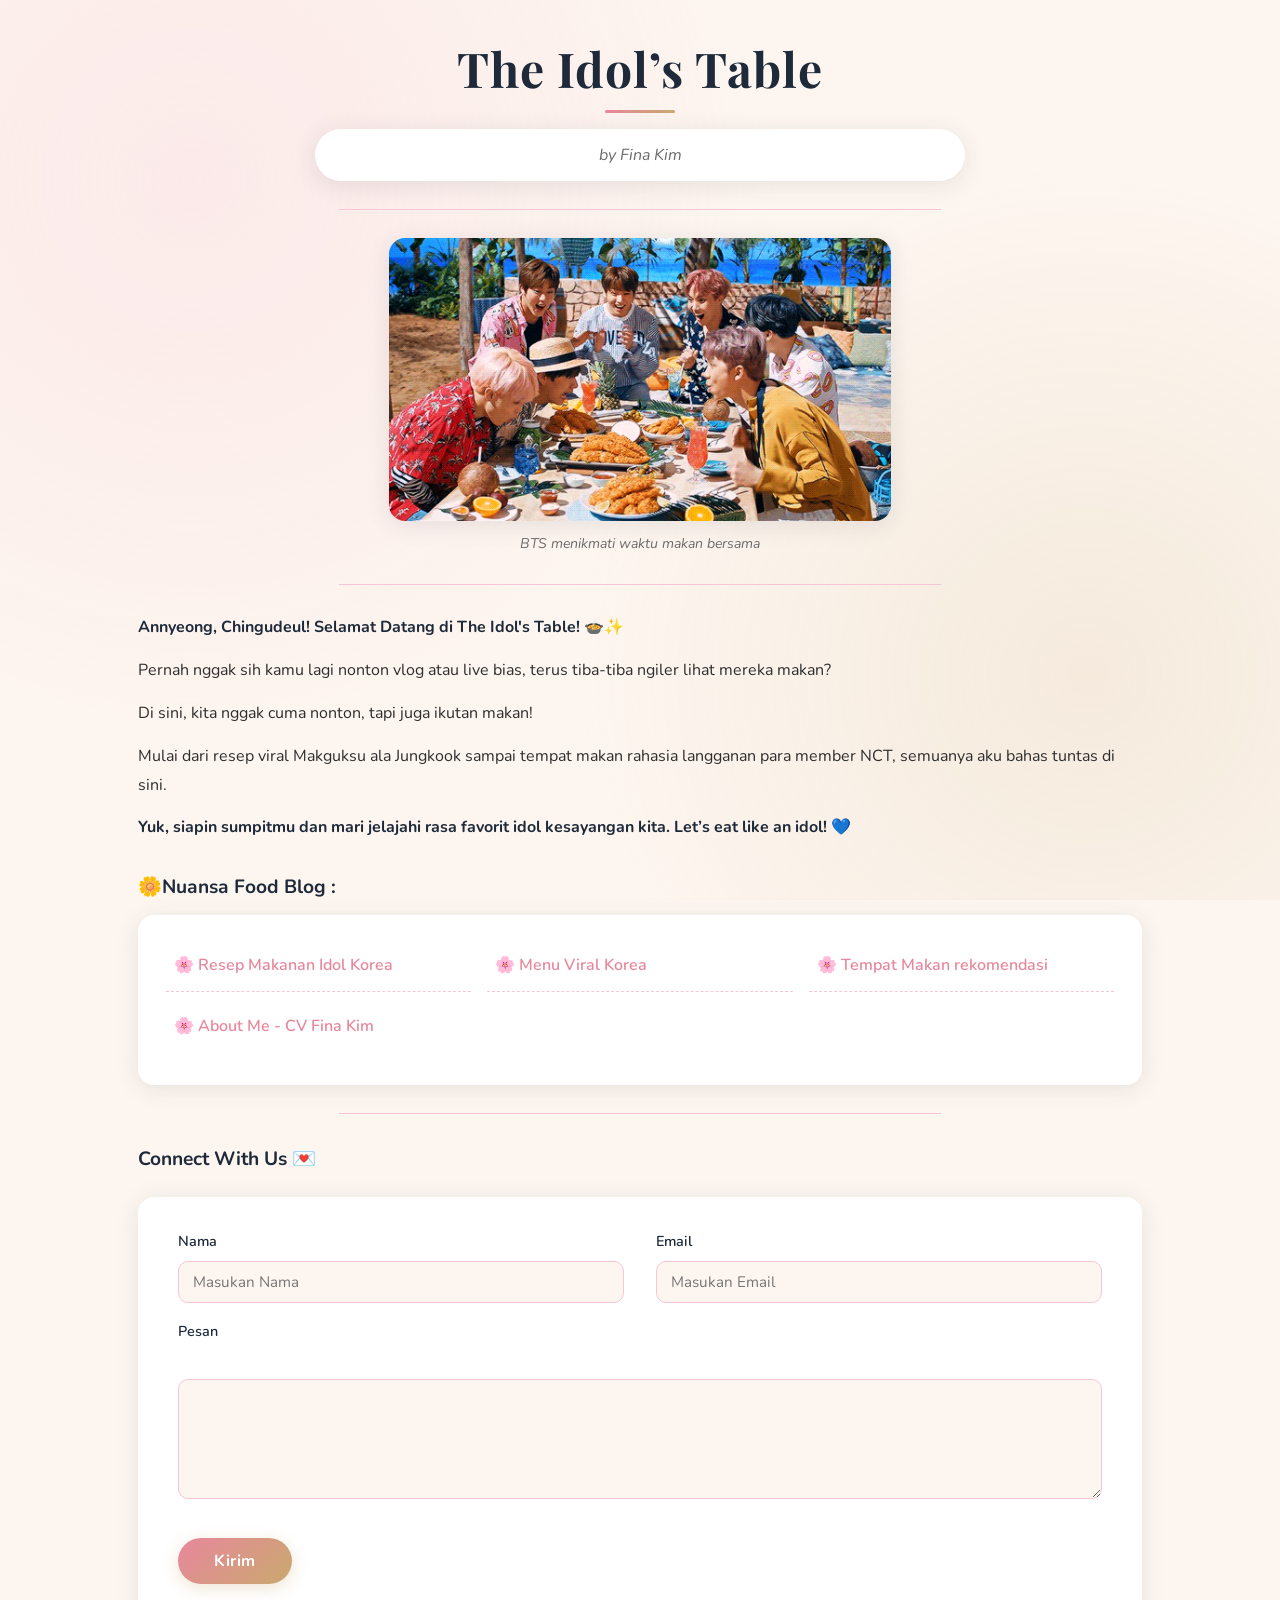
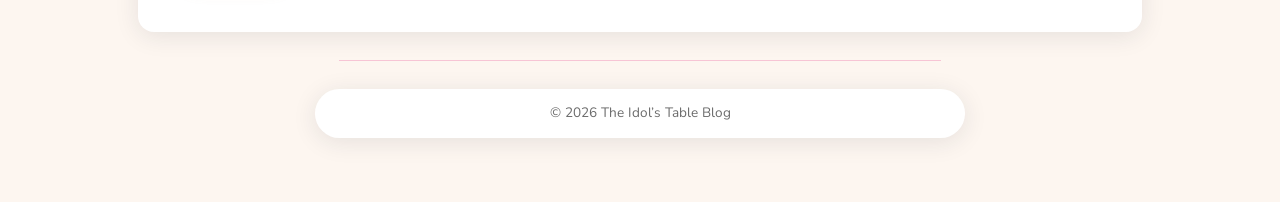
<file: index.html>
<!DOCTYPE html>
<html lang="en">
<head>
    <meta charset="UTF-8">
    <meta name="viewport" content="width=device-width, initial-scale=1.0">
    <title>The Idol’s Table</title>
     <link rel="stylesheet" href="style.css">
</head>

<body style="margin:40px;">

    
    <h1 align="center">The Idol’s Table</h1>
    <p align="center"><i>by Fina Kim</i></p>
    <hr width="60%">

    <center>
        <img src="asset/BTS.gif"
             alt="BTS makan bersama"
             width="50%">
        <p><i>BTS menikmati waktu makan bersama</i></p>
    </center>

    <hr width="60%"> 

    <p>
        <strong>Annyeong, Chingudeul! Selamat Datang di The Idol's Table! 🍲✨</strong>
    </p>

    <p>
        Pernah nggak sih kamu lagi nonton vlog atau live bias, terus tiba-tiba ngiler lihat mereka makan?</p>
    <p>
        Di sini, kita nggak cuma nonton, tapi juga ikutan makan!
    </p>
    <p>
        Mulai dari resep viral Makguksu ala Jungkook sampai tempat makan rahasia langganan para member NCT,
        semuanya aku bahas tuntas di sini.</p>
    <p><strong>
        Yuk, siapin sumpitmu dan mari jelajahi rasa favorit idol kesayangan kita.
        Let’s eat like an idol! 💙
        </strong>
    </p>

    <h3 >🌼Nuansa Food Blog :</h3>

    <ul>
        <li><a href="Resep Makanan.html">Resep Makanan Idol Korea</a></li>
        <li><a href="Menu Viral Korea.html">Menu Viral Korea</a></li>
        <li><a href="Tempat Makan Rekomendasi.html">Tempat Makan rekomendasi</a></li>
        <li><a href="cv.html">About Me - CV Fina Kim</a></li>
        
    </ul>

    <hr>

    <h3>Connect With Us 💌</h3>
    <form action="" method="get">
        <div>
        <label for="nama">Nama</label>
        <input type="text" id="nama" placeholder="Masukan Nama"><br>

        </div>

        <div>
            <label for="email">Email</label>
        <input type="email"  id="email" name="email" placeholder="Masukan Email"><br>

        </div>
        
        <div>
            <label for="Pesan">Pesan</label><br>
            <textarea name="Pesan" id="Pesan"></textarea><br><br>

            <button type="submit">Kirim</button>
        </div>
    </form>

    <hr width="60%"> 
    <p align="center">
        <small>© 2026 The Idol’s Table Blog</small>
    </p>

</body>
</html>
</file>
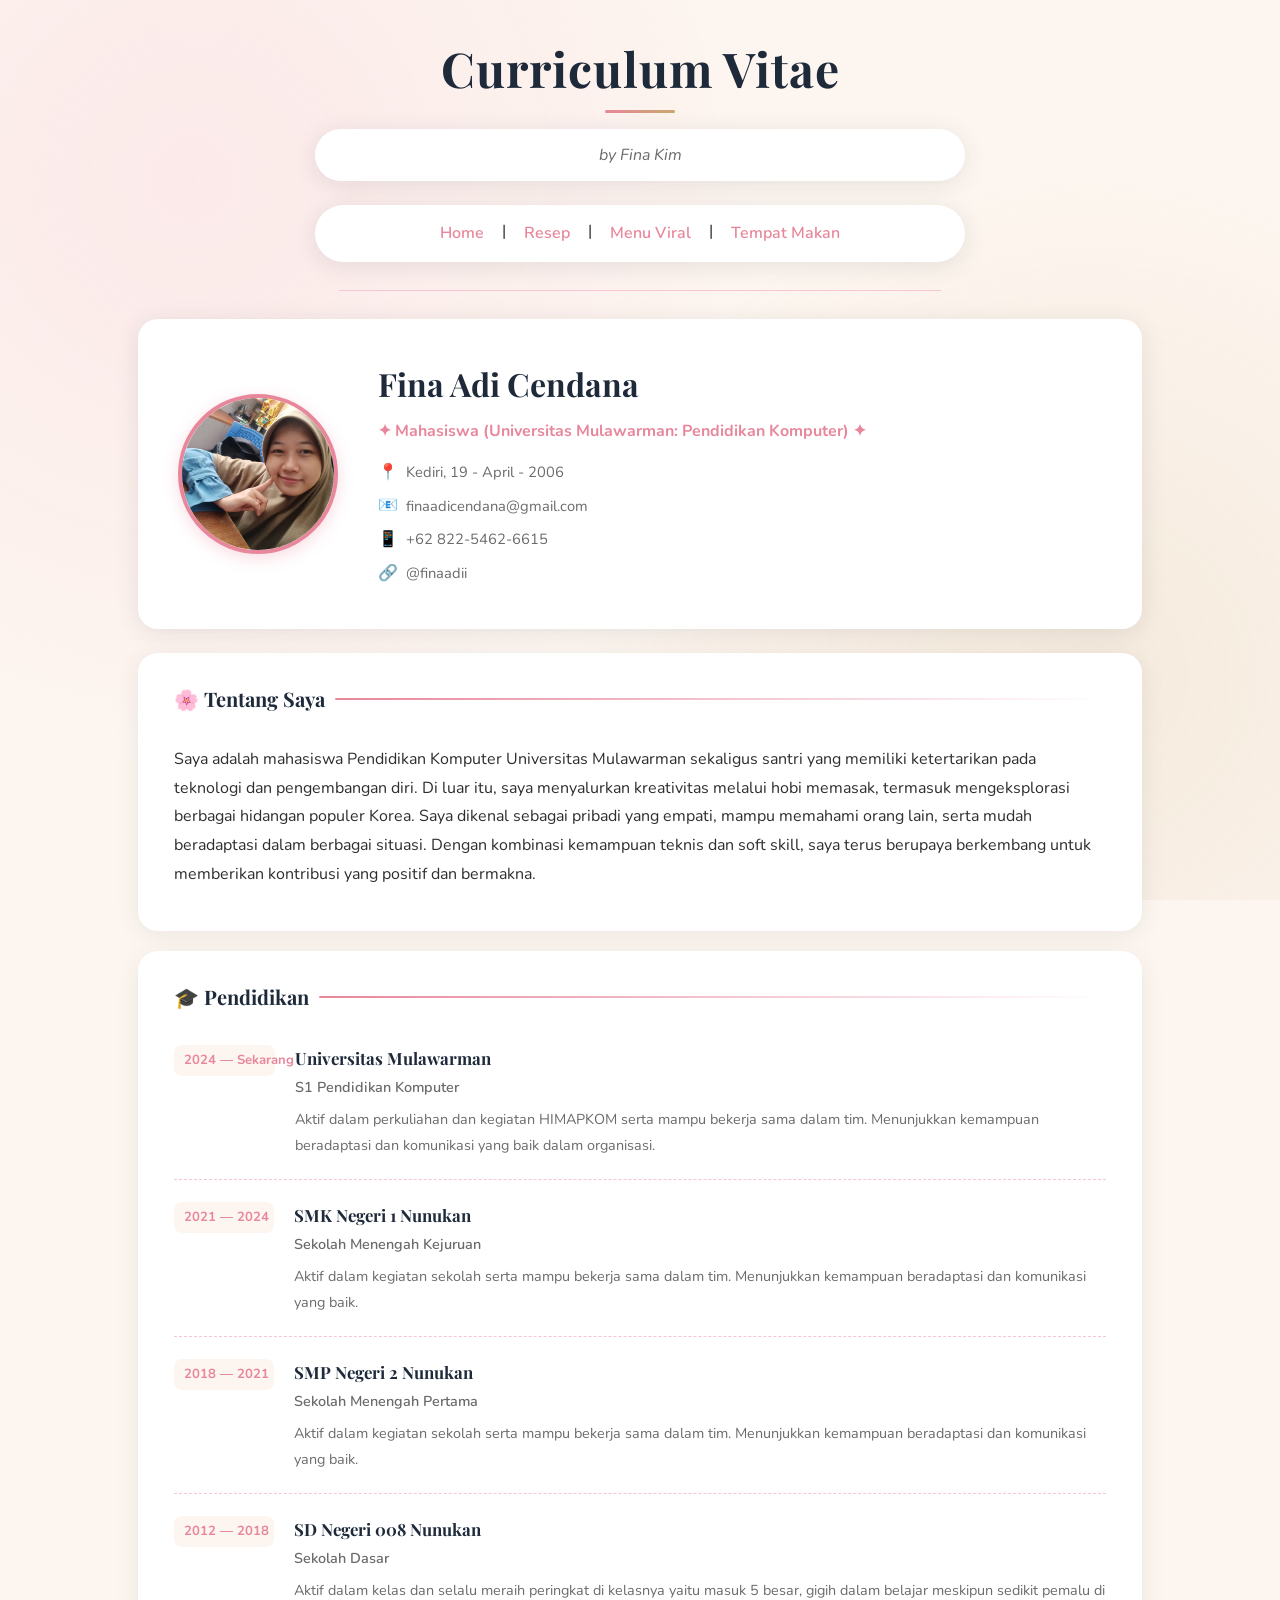
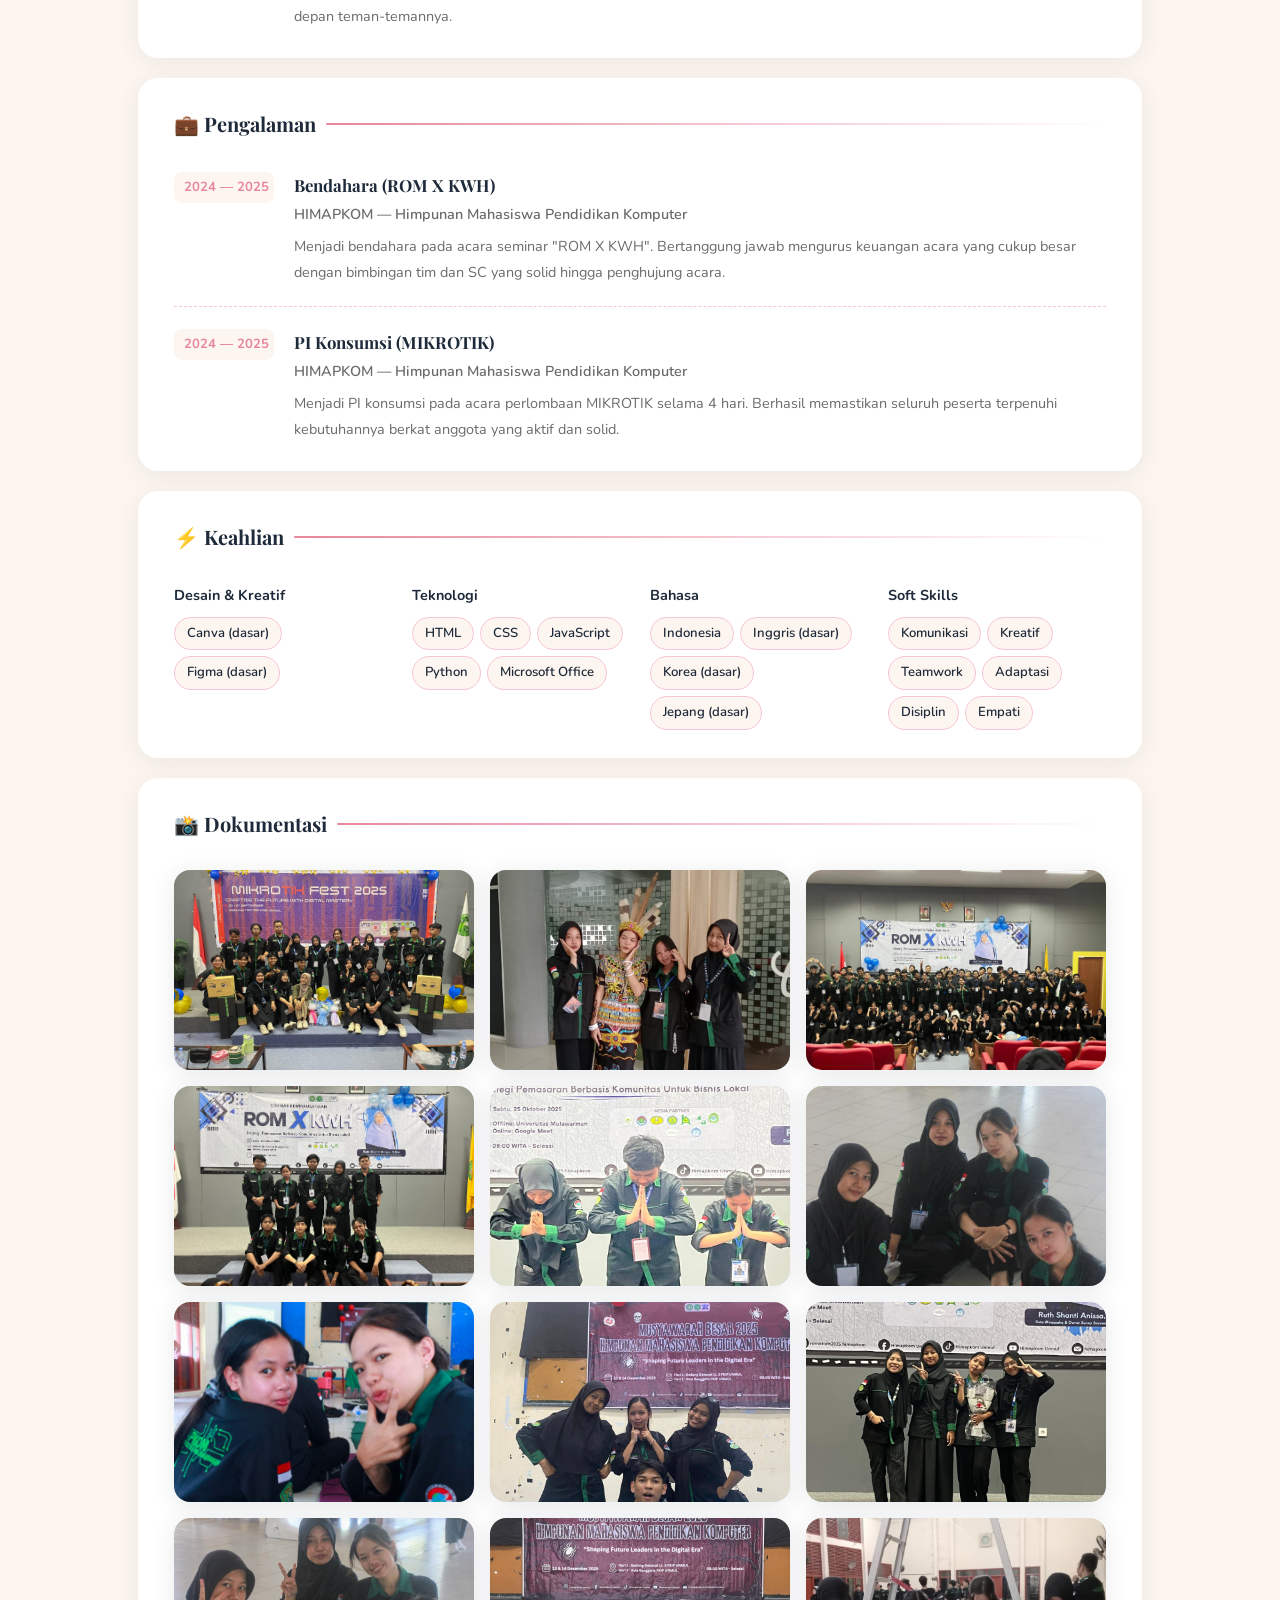
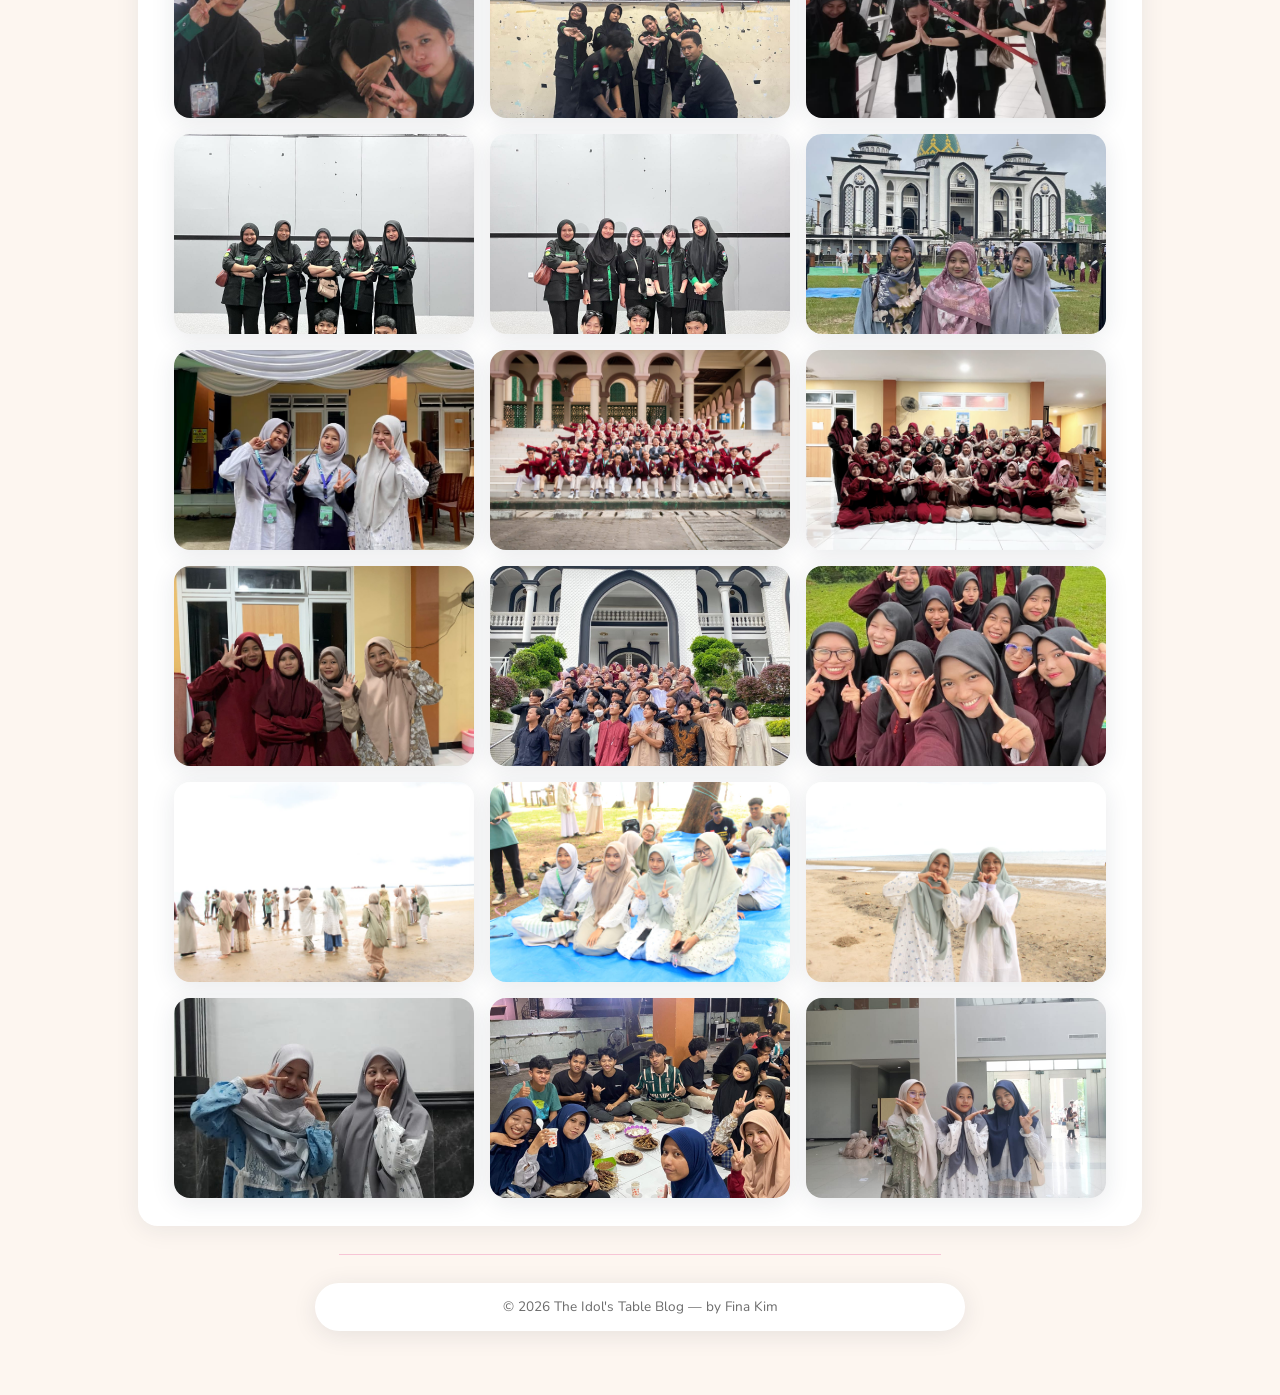
<file: cv.html>
<!DOCTYPE html>
<html lang="id">
<head>
    <meta charset="UTF-8">
    <meta name="viewport" content="width=device-width, initial-scale=1.0">
    <title>CV — Fina Kim | The Idol's Table</title>
    <link rel="stylesheet" href="style.css">
    <style>
        .cv-container { max-width: 100%; }

        .profile-section {
            display: flex;
            align-items: center;
            gap: 40px;
            background: white;
            border-radius: 20px;
            box-shadow: 0 4px 24px rgba(30,42,58,0.10);
            padding: 36px 40px;
            margin: 24px 0;
        }

        .profile-photo-wrapper { flex-shrink: 0; text-align: center; }

        .profile-photo {
            width: 160px !important;
            height: 160px;
            border-radius: 50% !important;
            object-fit: cover;
            border: 4px solid var(--pink-dark);
            box-shadow: 0 4px 16px rgba(232,135,156,0.30);
            margin: 0 !important;
            display: block;
            transition: transform 0.3s ease, box-shadow 0.3s ease;
        }

        .profile-photo:hover { transform: scale(1.04); box-shadow: 0 8px 28px rgba(232,135,156,0.40); }

        .profile-info { flex: 1; }

        .profile-info h2 {
            font-family: 'Playfair Display', serif;
            font-size: 2rem;
            color: var(--navy);
            border: none;
            padding: 0;
            margin: 0 0 4px 0;
        }

        .profile-title { color: var(--pink-dark); font-weight: 700; font-size: 1rem; margin-bottom: 12px; }

        .profile-contact { list-style: none; padding: 0; margin: 0; }

        .profile-contact li {
            font-size: 0.92rem;
            color: var(--text-light);
            margin-bottom: 5px;
            display: flex;
            align-items: center;
            gap: 8px;
            background: none;
            box-shadow: none;
            border: none;
            padding: 0;
        }

        .contact-icon { font-size: 1rem; width: 20px; text-align: center; }

        .cv-section {
            background: white;
            border-radius: 20px;
            box-shadow: 0 4px 24px rgba(30,42,58,0.08);
            padding: 28px 36px;
            margin: 20px 0;
        }

        .cv-section-title {
            font-family: 'Playfair Display', serif;
            font-size: 1.25rem;
            color: var(--navy);
            border: none;
            padding: 0 0 10px 0;
            margin: 0 0 18px 0;
            display: flex;
            align-items: center;
            gap: 10px;
        }

        .cv-section-title::after {
            content: '';
            flex: 1;
            height: 2px;
            background: linear-gradient(90deg, var(--pink-dark), transparent);
            border-radius: 2px;
        }

        .cv-item {
            display: flex;
            gap: 20px;
            margin-bottom: 20px;
            padding-bottom: 20px;
            border-bottom: 1px dashed var(--pink);
        }

        .cv-item:last-child { margin-bottom: 0; padding-bottom: 0; border-bottom: none; }

        .cv-item-date {
            min-width: 100px;
            font-size: 0.82rem;
            font-weight: 700;
            color: var(--pink-dark);
            background: var(--cream);
            border-radius: 8px;
            padding: 4px 10px;
            text-align: center;
            height: fit-content;
            margin-top: 2px;
            white-space: nowrap;
        }

        .cv-item-body h4 {
            font-family: 'Playfair Display', serif;
            font-size: 1.05rem;
            color: var(--navy);
            margin: 0 0 2px 0;
        }

        .cv-item-body .institution { font-weight: 600; font-size: 0.9rem; color: var(--text-light); margin-bottom: 6px; }
        .cv-item-body p { font-size: 0.9rem; color: var(--text-light); margin: 0; }

        /* Skills grid — 4 kolom di laptop */
        .skills-grid {
            display: grid;
            grid-template-columns: repeat(4, 1fr);
            gap: 20px;
        }

        .skill-category h4 { font-size: 0.9rem; font-weight: 700; color: var(--navy); margin-bottom: 8px; }

        .skill-tags { display: flex; flex-wrap: wrap; gap: 6px; }

        .skill-tag {
            background: var(--cream);
            border: 1.5px solid var(--pink);
            color: var(--navy);
            font-size: 0.82rem;
            font-weight: 600;
            padding: 4px 12px;
            border-radius: 20px;
        }

        /* Dokumentasi label */
        .doc-label {
            font-weight: 700;
            color: var(--navy);
            margin-bottom: 12px;
            font-size: 0.95rem;
        }

        @media (max-width: 768px) {
            .profile-section { flex-direction: column; text-align: center; gap: 20px; padding: 24px 20px; }
            .profile-contact li { justify-content: center; }
            .cv-item { flex-direction: column; gap: 8px; }
            .cv-item-date { width: fit-content; }
            .skills-grid { grid-template-columns: repeat(2, 1fr); }
            .cv-section { padding: 20px; }
        }

        @media (min-width: 769px) and (max-width: 1024px) {
            .skills-grid { grid-template-columns: repeat(2, 1fr); }
        }
    </style>
</head>
<body>

    <h1>Curriculum Vitae</h1>
    <p align="center"><i>by Fina Kim</i></p>

    <p align="center">
        <a href="index.html">Home</a> |
        <a href="Resep Makanan.html">Resep</a> |
        <a href="Menu Viral Korea.html">Menu Viral</a> |
        <a href="Tempat Makan Rekomendasi.html">Tempat Makan</a>
    </p>

    <hr>

    <div class="cv-container">

  
        <div class="profile-section">
            <div class="profile-photo-wrapper">
                <img src="asset/profil pina.jpeg" alt="Foto Profil Fina Kim" class="profile-photo">
            </div>
            <div class="profile-info">
                <h2>Fina Adi Cendana</h2>
                <p class="profile-title">✦ Mahasiswa (Universitas Mulawarman: Pendidikan Komputer) ✦</p>
                <ul class="profile-contact">
                    <li><span class="contact-icon">📍</span> Kediri, 19 - April - 2006</li>
                    <li><span class="contact-icon">📧</span> finaadicendana@gmail.com</li>
                    <li><span class="contact-icon">📱</span> +62 822-5462-6615</li>
                    <li><span class="contact-icon">🔗</span> @finaadii</li>
                </ul>
            </div>
        </div>

      
        <div class="cv-section">
            <h3 class="cv-section-title">🌸 Tentang Saya</h3>
            <p>
                Saya adalah mahasiswa Pendidikan Komputer Universitas Mulawarman sekaligus santri yang memiliki ketertarikan pada teknologi dan pengembangan diri. 
                Di luar itu, saya menyalurkan kreativitas melalui hobi memasak, termasuk mengeksplorasi berbagai hidangan populer Korea. 
                Saya dikenal sebagai pribadi yang empati, mampu memahami orang lain, serta mudah beradaptasi dalam berbagai situasi. 
                Dengan kombinasi kemampuan teknis dan soft skill, saya terus berupaya berkembang untuk memberikan kontribusi yang positif dan bermakna.
            </p>
        </div>

        <div class="cv-section">
            <h3 class="cv-section-title">🎓 Pendidikan</h3>

            <div class="cv-item">
                <span class="cv-item-date">2024 — Sekarang</span>
                <div class="cv-item-body">
                    <h4>Universitas Mulawarman</h4>
                    <p class="institution">S1 Pendidikan Komputer</p>
                    <p>Aktif dalam perkuliahan dan kegiatan HIMAPKOM serta mampu bekerja sama dalam tim. Menunjukkan kemampuan beradaptasi dan komunikasi yang baik dalam organisasi.</p>
                </div>
            </div>

            <div class="cv-item">
                <span class="cv-item-date">2021 — 2024</span>
                <div class="cv-item-body">
                    <h4>SMK Negeri 1 Nunukan</h4>
                    <p class="institution">Sekolah Menengah Kejuruan</p>
                    <p>Aktif dalam kegiatan sekolah serta mampu bekerja sama dalam tim. Menunjukkan kemampuan beradaptasi dan komunikasi yang baik.</p>
                </div>
            </div>

            <div class="cv-item">
                <span class="cv-item-date">2018 — 2021</span>
                <div class="cv-item-body">
                    <h4>SMP Negeri 2 Nunukan</h4>
                    <p class="institution">Sekolah Menengah Pertama</p>
                    <p>Aktif dalam kegiatan sekolah serta mampu bekerja sama dalam tim. Menunjukkan kemampuan beradaptasi dan komunikasi yang baik.</p>
                </div>
            </div>

            <div class="cv-item">
                <span class="cv-item-date">2012 — 2018</span>
                <div class="cv-item-body">
                    <h4>SD Negeri 008 Nunukan</h4>
                    <p class="institution">Sekolah Dasar</p>
                    <p>Aktif dalam kelas dan selalu meraih peringkat di kelasnya yaitu masuk 5 besar, gigih dalam belajar meskipun sedikit pemalu di depan teman-temannya.</p>
                </div>
            </div>
        </div>

    
        <div class="cv-section">
            <h3 class="cv-section-title">💼 Pengalaman</h3>

            <div class="cv-item">
                <span class="cv-item-date">2024 — 2025</span>
                <div class="cv-item-body">
                    <h4>Bendahara (ROM X KWH)</h4>
                    <p class="institution">HIMAPKOM — Himpunan Mahasiswa Pendidikan Komputer</p>
                    <p>Menjadi bendahara pada acara seminar "ROM X KWH". Bertanggung jawab mengurus keuangan acara yang cukup besar dengan bimbingan tim dan SC yang solid hingga penghujung acara.</p>
                </div>
            </div>

            <div class="cv-item">
                <span class="cv-item-date">2024 — 2025</span>
                <div class="cv-item-body">
                    <h4>PI Konsumsi (MIKROTIK)</h4>
                    <p class="institution">HIMAPKOM — Himpunan Mahasiswa Pendidikan Komputer</p>
                    <p>Menjadi PI konsumsi pada acara perlombaan MIKROTIK selama 4 hari. Berhasil memastikan seluruh peserta terpenuhi kebutuhannya berkat anggota yang aktif dan solid.</p>
                </div>
            </div>
        </div>

       
        <div class="cv-section">
            <h3 class="cv-section-title">⚡ Keahlian</h3>
            <div class="skills-grid">

                <div class="skill-category">
                    <h4>Desain & Kreatif</h4>
                    <div class="skill-tags">
                        <span class="skill-tag">Canva (dasar)</span>
                        <span class="skill-tag">Figma (dasar)</span>
                    </div>
                </div>

                <div class="skill-category">
                    <h4>Teknologi</h4>
                    <div class="skill-tags">
                        <span class="skill-tag">HTML</span>
                        <span class="skill-tag">CSS</span>
                        <span class="skill-tag">JavaScript</span>
                        <span class="skill-tag">Python</span>
                        <span class="skill-tag">Microsoft Office</span>
                    </div>
                </div>

                <div class="skill-category">
                    <h4>Bahasa</h4>
                    <div class="skill-tags">
                        <span class="skill-tag">Indonesia</span>
                        <span class="skill-tag">Inggris (dasar)</span>
                        <span class="skill-tag">Korea (dasar)</span>
                        <span class="skill-tag">Jepang (dasar)</span>
                    </div>
                </div>

                <div class="skill-category">
                    <h4>Soft Skills</h4>
                    <div class="skill-tags">
                        <span class="skill-tag">Komunikasi</span>
                        <span class="skill-tag">Kreatif</span>
                        <span class="skill-tag">Teamwork</span>
                        <span class="skill-tag">Adaptasi</span>
                        <span class="skill-tag">Disiplin</span>
                        <span class="skill-tag">Empati</span>
                    </div>
                </div>

            </div>
        </div>

        <div class="cv-section">
            <h3 class="cv-section-title">📸 Dokumentasi</h3>
            <div class="DOKUMENTASI">
                <img src="asset/1.jpeg" alt="HIMAPKOM">
                <img src="asset/2.jpeg" alt="HIMAPKOM">
                <img src="asset/3.jpeg" alt="HIMAPKOM">
                <img src="asset/4.jpeg" alt="HIMAPKOM">
                <img src="asset/5.jpeg" alt="HIMAPKOM">
                <img src="asset/6.jpeg" alt="HIMAPKOM">
                <img src="asset/7.jpeg" alt="HIMAPKOM">
                <img src="asset/8.jpeg" alt="HIMAPKOM">
                <img src="asset/9.jpeg" alt="HIMAPKOM">
                <img src="asset/10.jpeg" alt="HIMAPKOM">
                <img src="asset/11.jpeg" alt="HIMAPKOM">
                <img src="asset/12.jpeg" alt="HIMAPKOM">
                <img src="asset/13.jpeg" alt="HIMAPKOM">
                <img src="asset/14.jpeg" alt="HIMAPKOM">
                <img src="asset/sister.jpeg" alt="Sister">
                <img src="asset/pemkes.jpeg" alt="Pemkes">
                <img src="asset/santri.jpeg" alt="Santri All">
                <img src="asset/girls.jpeg" alt="Santri Putri">
                <img src="asset/khadijah.jpeg" alt="Room Mate">
                <img src="asset/ppm.jpeg" alt="PPM">
                <img src="asset/24 all.jpeg" alt="Angkatan 2024">
                <img src="asset/nuris gathering.jpeg" alt="NURIS Gathering">
                <img src="asset/gahtering.jpeg" alt="Gathering">
                <img src="asset/two.jpeg" alt="Two">
                <img src="asset/Engene.jpeg" alt="Engene">
                <img src="asset/makan.jpeg" alt="makan-makan">
                <img src="asset/friend.jpeg" alt="friend">
                
            </div>
        </div>

    </div>

    <hr>
    <p align="center">
        <small>© 2026 The Idol's Table Blog — by Fina Kim</small>
    </p>

</body>
</html>
</file>
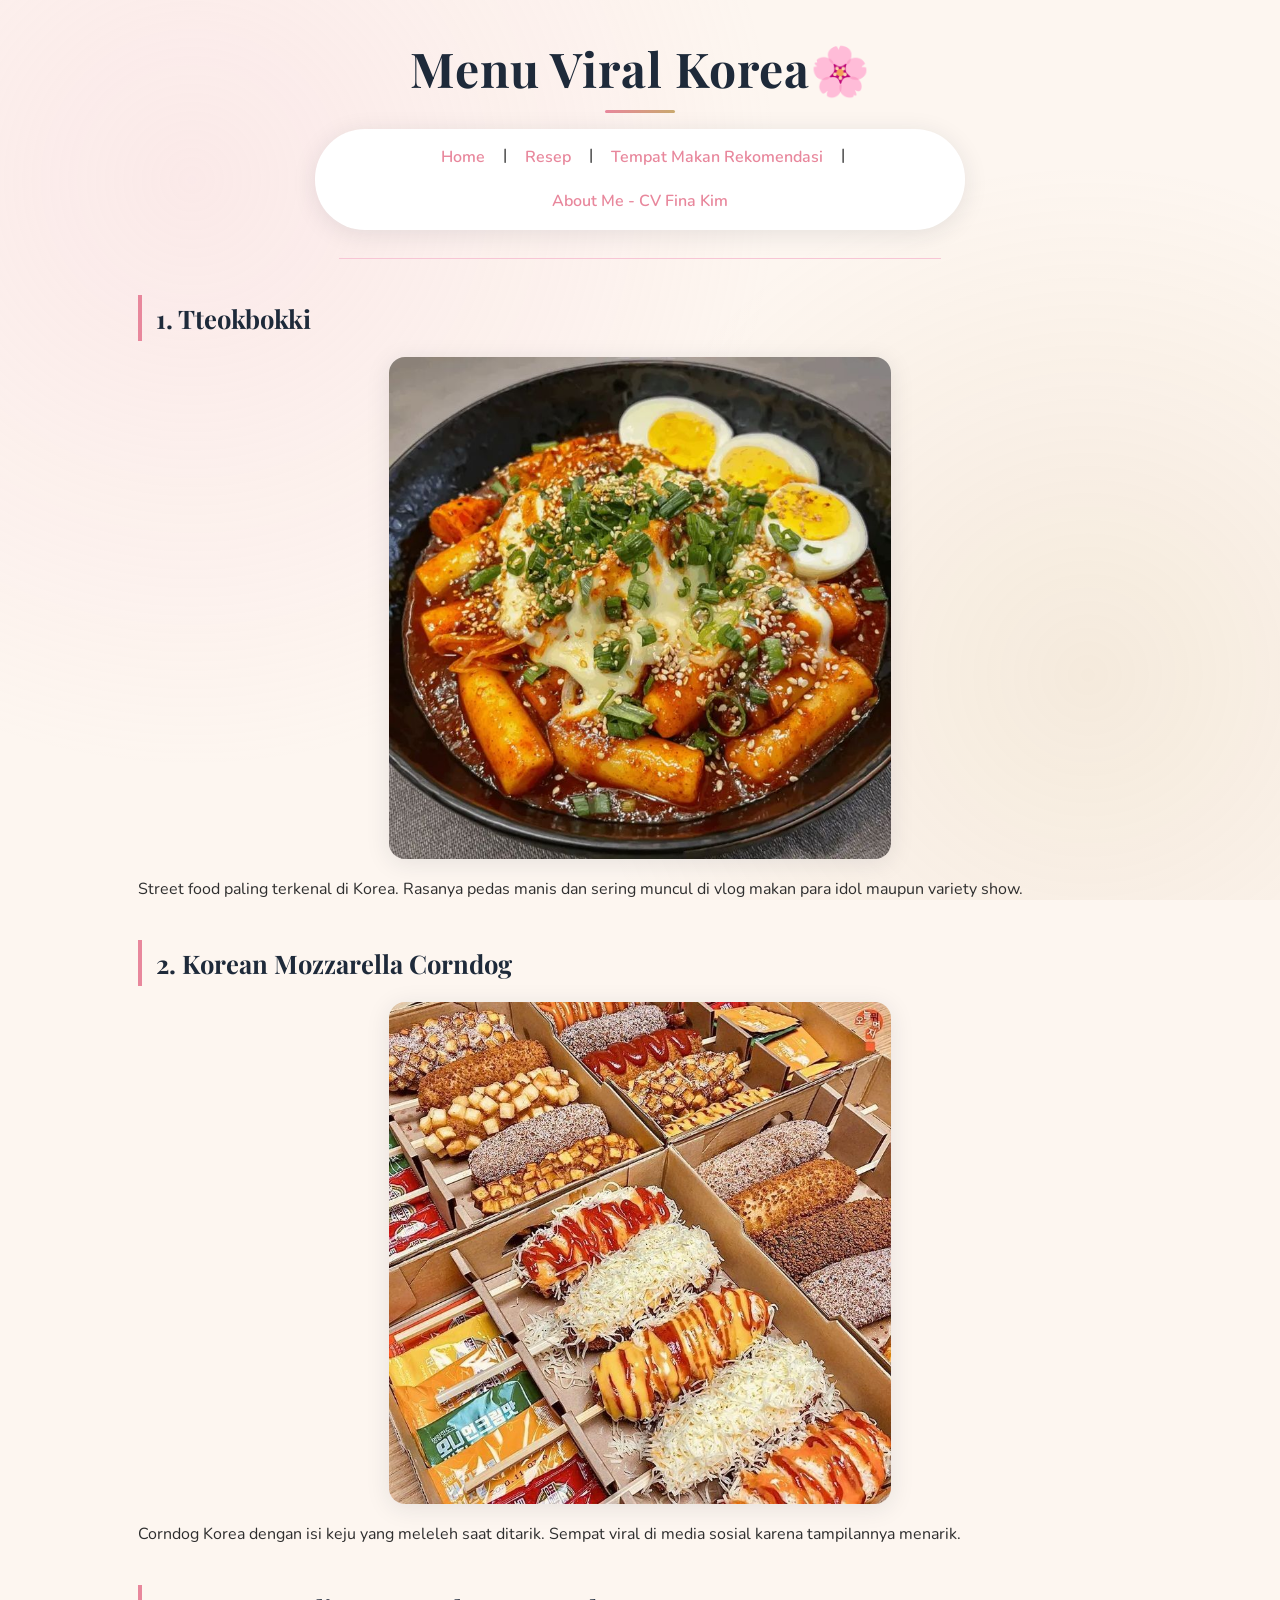
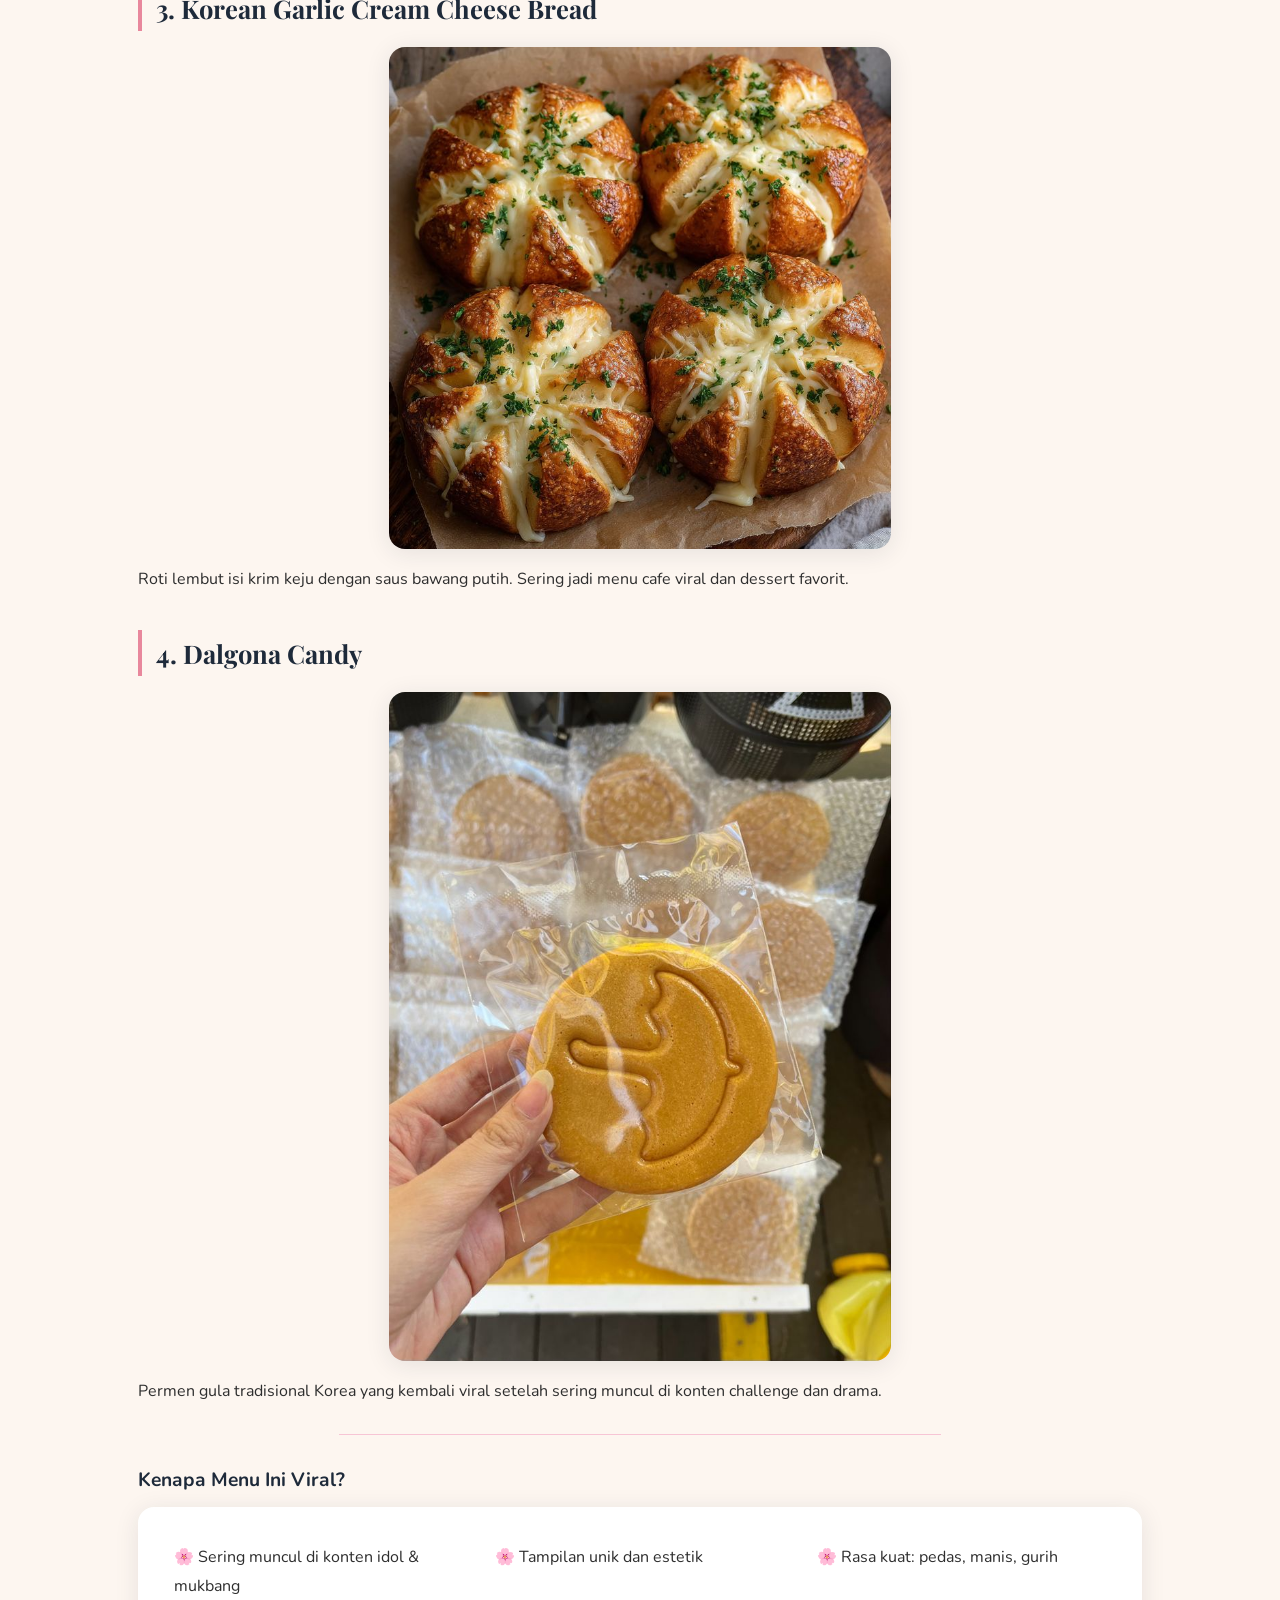
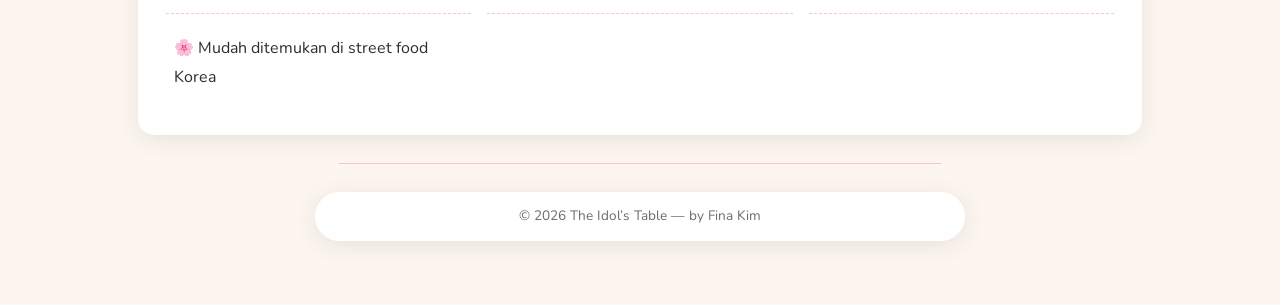
<file: Menu Viral Korea.html>
<!DOCTYPE html>
<html lang="en">
<head>
    <meta charset="UTF-8">
    <meta name="viewport" content="width=device-width, initial-scale=1.0">
    <title>Menu Viral Korea🌸</title>
     <link rel="stylesheet" href="style.css">
</head>
<body>
    <h1 align="center">Menu Viral Korea🌸</h1>
    <body style="margin:40px;">

    <p align="center">
<a href="index.html">Home</a> |
<a href="Resep Makanan.html">Resep</a> |
<a href="Tempat Makan Rekomendasi.html">Tempat Makan Rekomendasi</a> |
<a href="cv.html">About Me - CV Fina Kim</a>
</p>


<hr width="60%">

<h2>1. Tteokbokki</h2>

<center>
        <img src="asset/Korean Street-Style Tteokbokki at Home_ A Comforting Classic with a Cheesy Twist.jfif"
             alt="Tteokbokki at Home Style"
             width="55%">
    </center>

<p>
Street food paling terkenal di Korea. Rasanya pedas manis dan sering muncul
di vlog makan para idol maupun variety show.
</p>

<h2>2. Korean Mozzarella Corndog</h2>

<center>
        <img src="asset/These korean-style corn dogs_.jfif"
             alt="Corndog"
             width="55%">
    </center>

<p>
Corndog Korea dengan isi keju yang meleleh saat ditarik.
Sempat viral di media sosial karena tampilannya menarik.
</p>

<h2>3. Korean Garlic Cream Cheese Bread</h2>

<center>
        <img src="asset/Korean Garlic Cream Cheese Bread with Mozzarella_ The Ultimate Korean Street Food Indulgence.jfif"
             alt="Korean Garlic Cream Cheese Bread"
             width="55%">
    </center>

<p>
Roti lembut isi krim keju dengan saus bawang putih.
Sering jadi menu cafe viral dan dessert favorit.
</p>

<h2>4. Dalgona Candy</h2>

<center>
        <img src="asset/squid game candy.jfif"
             alt="Dalgona Candy"
             width="55%">
    </center>

<p>
Permen gula tradisional Korea yang kembali viral
setelah sering muncul di konten challenge dan drama.
</p>

<hr width="60%">

<h3>Kenapa Menu Ini Viral?</h3>
<ul>
<li>Sering muncul di konten idol & mukbang</li>
<li>Tampilan unik dan estetik</li>
<li>Rasa kuat: pedas, manis, gurih</li>
<li>Mudah ditemukan di street food Korea</li>
</ul>

<hr width="60%">

<p align="center">
<small>© 2026 The Idol’s Table — by Fina Kim</small>
</p>

</body>
</html>
</file>
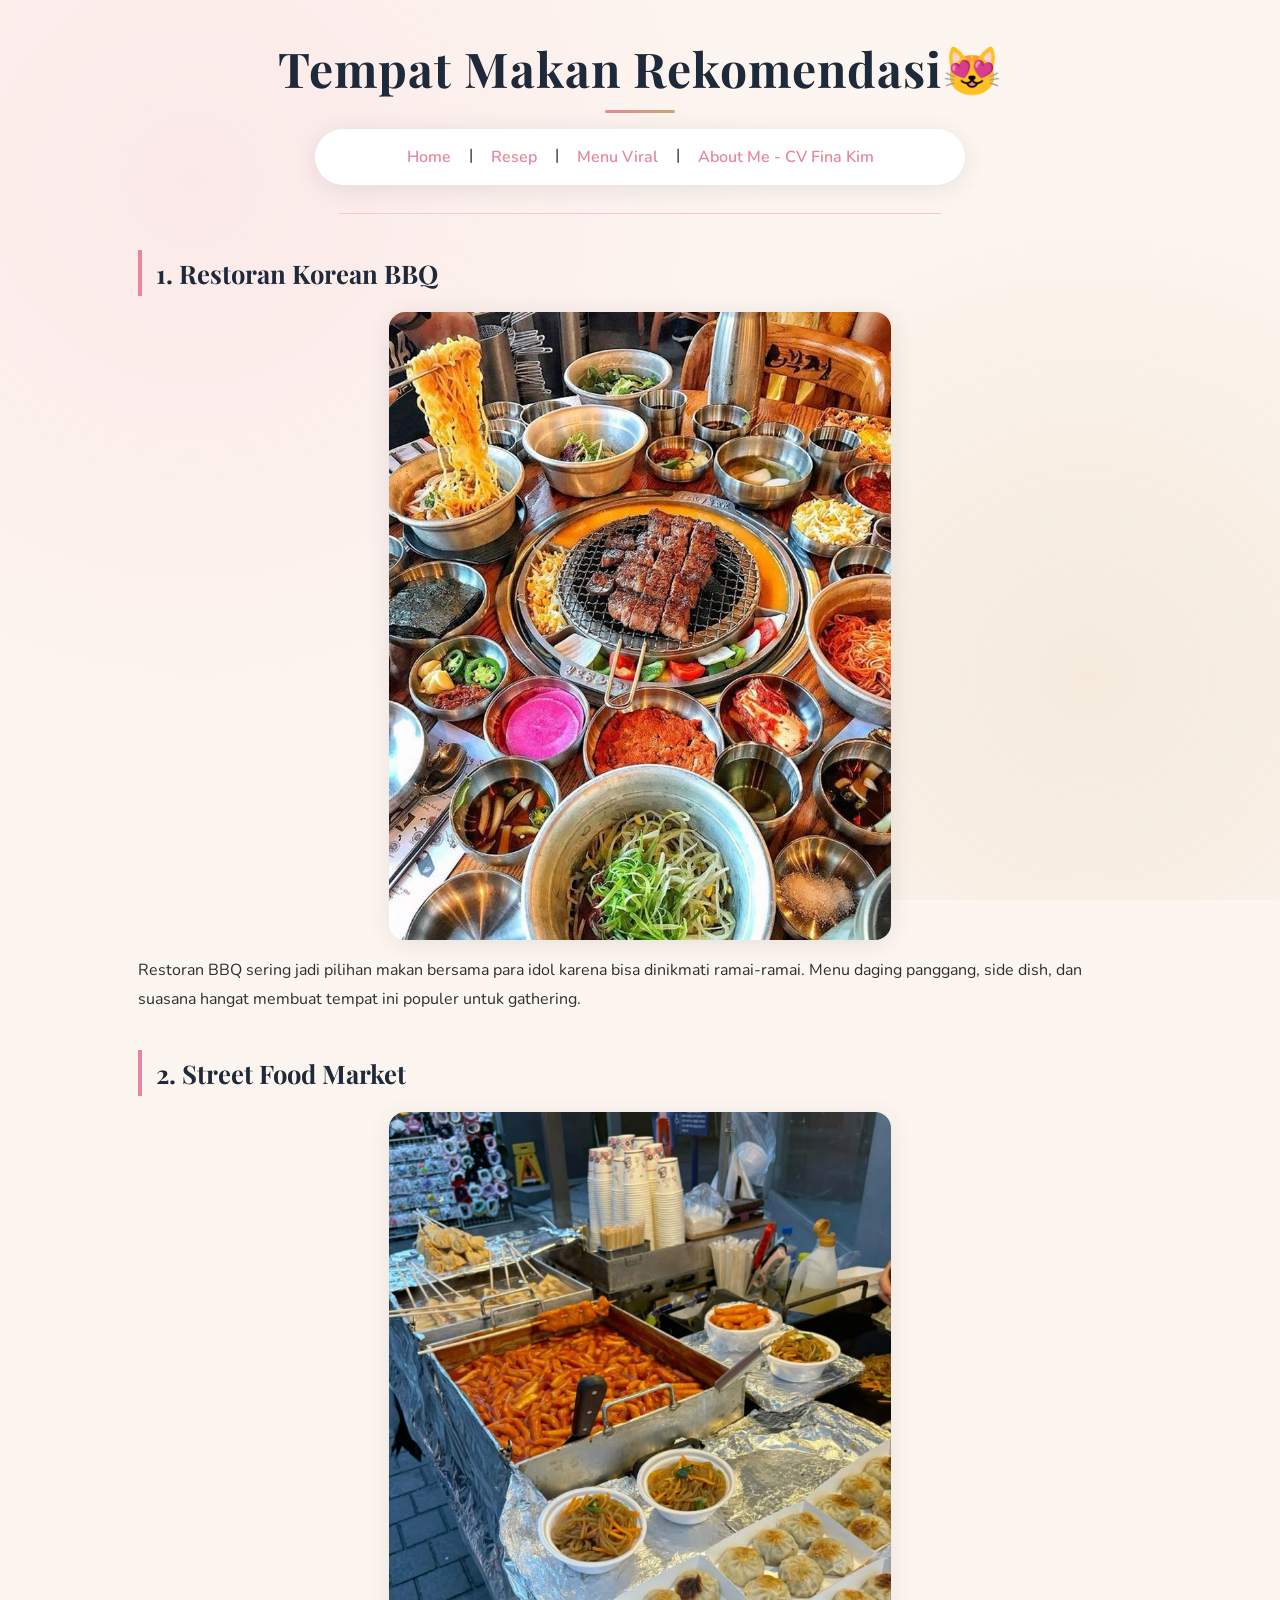
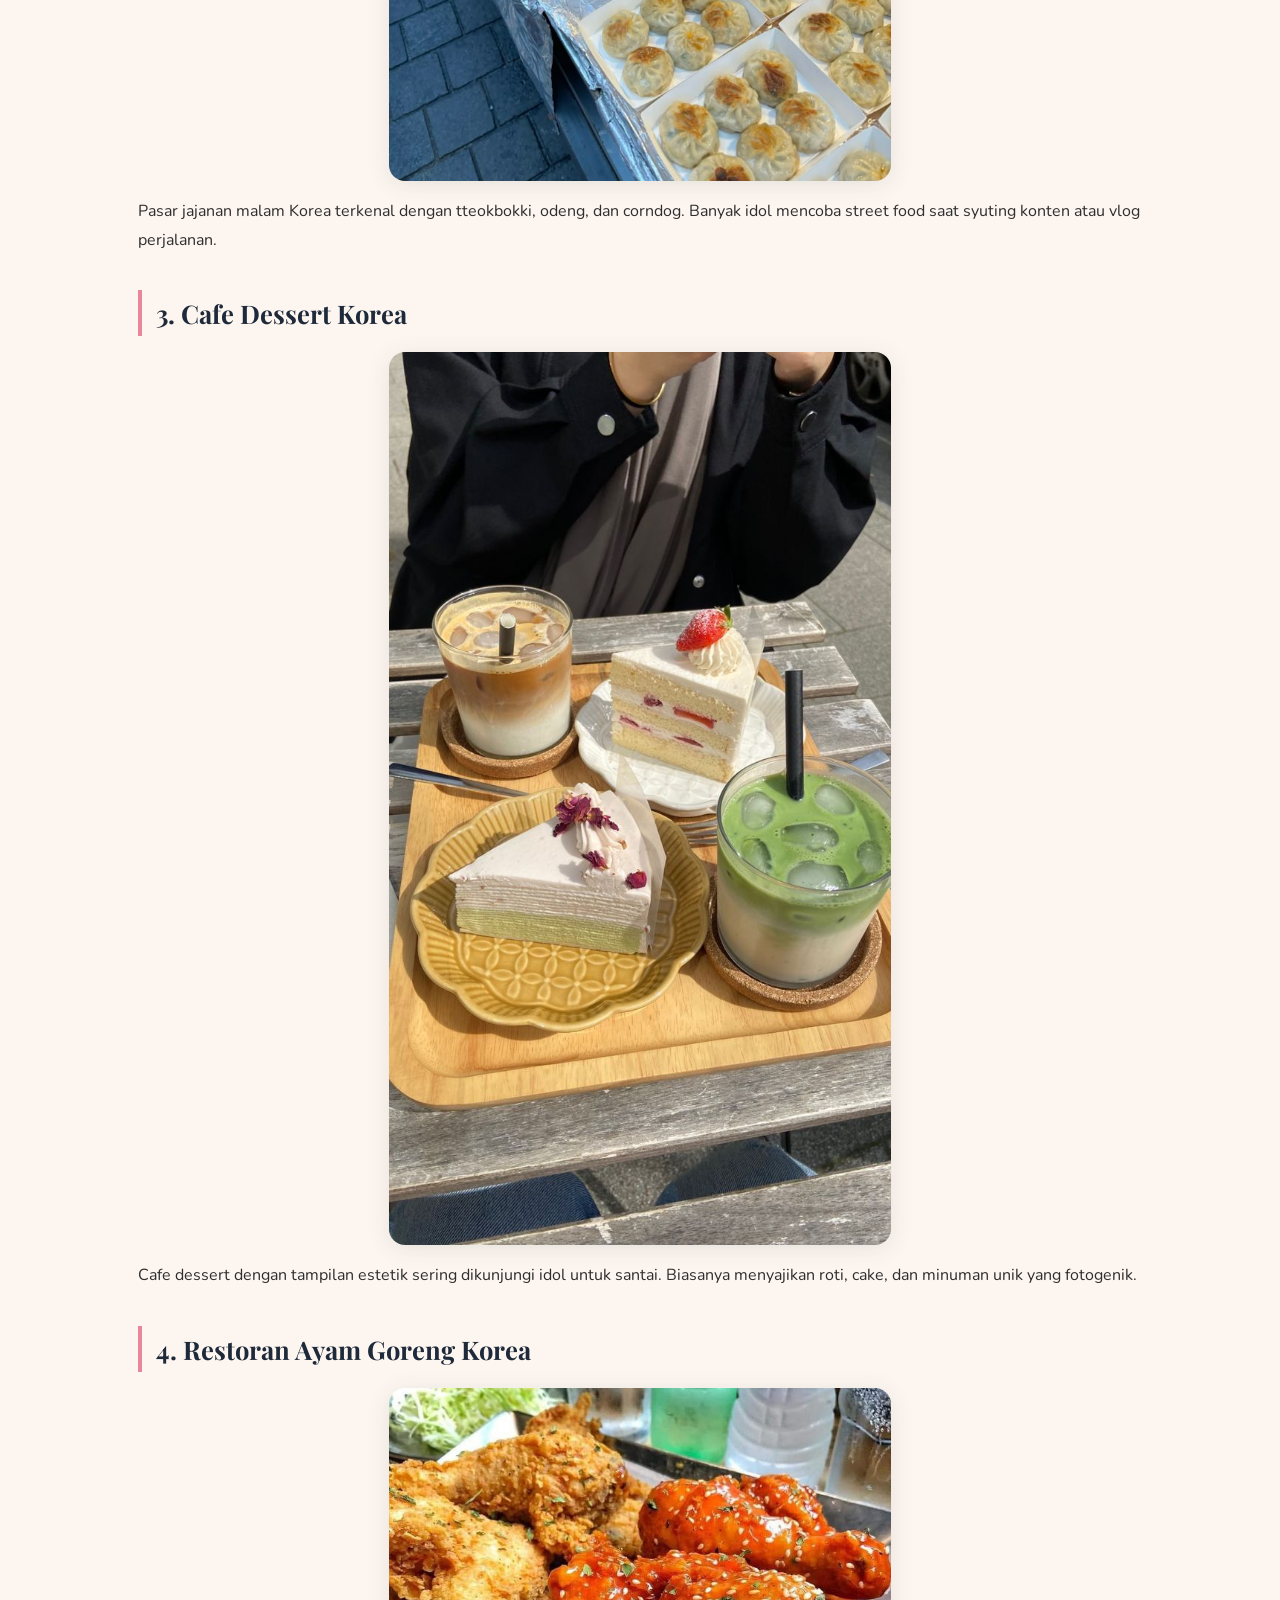
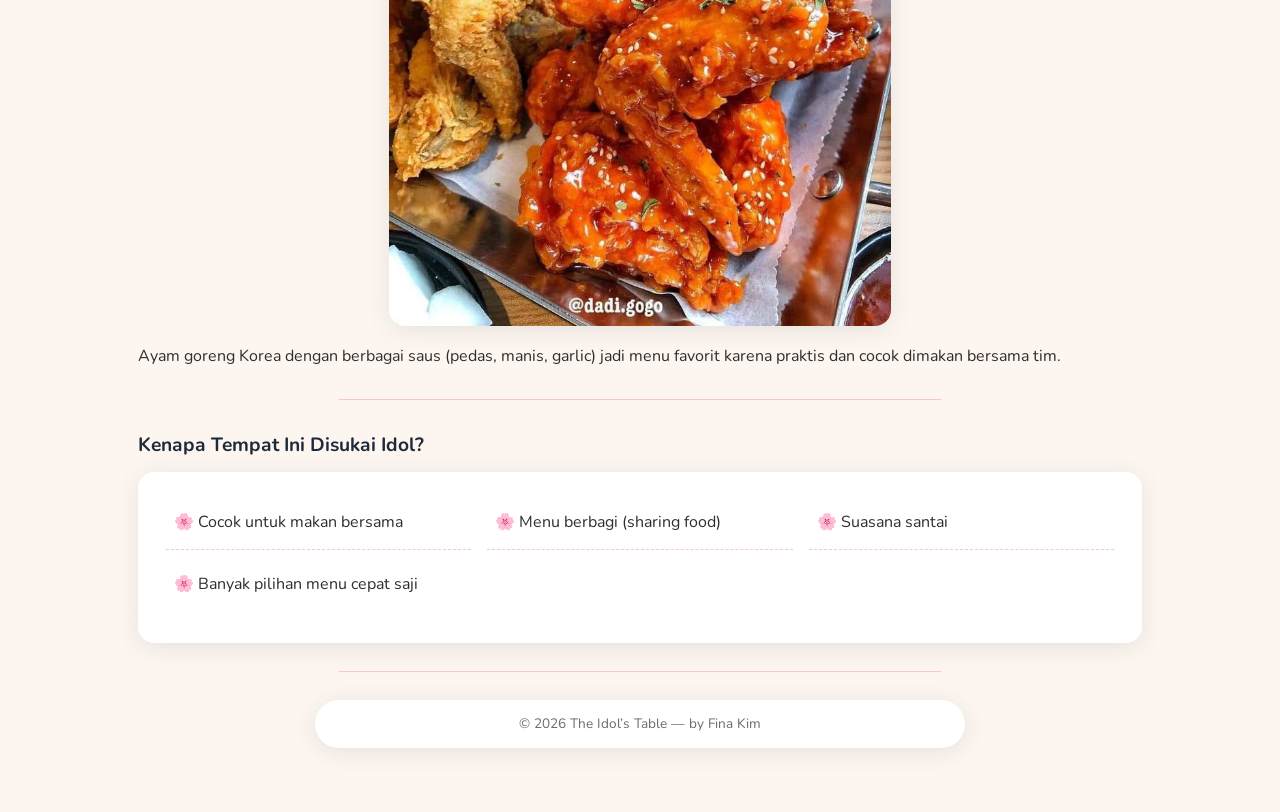
<file: Tempat Makan Rekomendasi.html>
<!DOCTYPE html>
<html lang="en">
<head>
    <meta charset="UTF-8">
    <meta name="viewport" content="width=device-width, initial-scale=1.0">
    <title>Tempat Makan Rekomendasi😻</title>
     <link rel="stylesheet" href="style.css">
</head>
<body>
    <h1 align="center" >Tempat Makan Rekomendasi😻</h1>
    <body style="margin:40px;">

<p align="center">
<a href="index.html">Home</a> |
<a href="Resep Makanan.html">Resep</a> |
<a href="Menu Viral Korea.html">Menu Viral</a> |
<a href="cv.html">About Me - CV Fina Kim</a>
</p>

<hr width="60%">

<h2>1. Restoran Korean BBQ</h2>

<center>
        <img src="asset/Korean BBQ.jfif"
             alt="Korean BBQ"
             width="55%">
    </center>

<p>
Restoran BBQ sering jadi pilihan makan bersama para idol karena bisa dinikmati ramai-ramai.
Menu daging panggang, side dish, dan suasana hangat membuat tempat ini populer untuk gathering.
</p>

<h2>2. Street Food Market</h2>

<center>
        <img src="asset/tteokbokki, japchae, and dumplings!.jfif"
             alt="Street Food Market"
             width="55%">
    </center>

<p>
Pasar jajanan malam Korea terkenal dengan tteokbokki, odeng, dan corndog.
Banyak idol mencoba street food saat syuting konten atau vlog perjalanan.
</p>

<h2>3. Cafe Dessert Korea</h2>

<center>
        <img src="asset/download (4).jfif"
             alt="Cafe Dessert Korea"
             width="55%">
    </center>

<p>
Cafe dessert dengan tampilan estetik sering dikunjungi idol untuk santai.
Biasanya menyajikan roti, cake, dan minuman unik yang fotogenik.
</p>

<h2>4. Restoran Ayam Goreng Korea</h2>

<center>
        <img src="asset/download (5).jfif"
             alt=" Restoran Ayam Goreng Korea"
             width="55%">
    </center>

<p>
Ayam goreng Korea dengan berbagai saus (pedas, manis, garlic) 
jadi menu favorit karena praktis dan cocok dimakan bersama tim.
</p>

<hr width="60%">

<h3>Kenapa Tempat Ini Disukai Idol?</h3>
<ul>
<li>Cocok untuk makan bersama</li>
<li>Menu berbagi (sharing food)</li>
<li>Suasana santai</li>
<li>Banyak pilihan menu cepat saji</li>
</ul>

<hr width="60%">

<p align="center">
<small>© 2026 The Idol’s Table — by Fina Kim</small>
</p>
</body>
</html>
</file>
<file: style.css>
@import url('https://fonts.googleapis.com/css2?family=Playfair+Display:ital,wght@0,400;0,700;1,400&family=Nunito:wght@300;400;600;700&display=swap');

/* ===== CSS VARIABLES ===== */
:root {
  --pink:       #f7c5d5;
  --pink-dark:  #e8879c;
  --navy:       #1e2a3a;
  --cream:      #fdf6f0;
  --gold:       #c9a96e;
  --soft-gray:  #f0ecf0;
  --text:       #2e2e2e;
  --text-light: #6b6b6b;
  --radius:     16px;
  --shadow:     0 4px 24px rgba(30,42,58,0.10);
}

* { box-sizing: border-box; margin: 0; padding: 0; }

body {
  font-family: 'Nunito', sans-serif;
  background-color: var(--cream);
  color: var(--text);
  line-height: 1.8;
  max-width: 1100px;
  margin: 0 auto !important;
  padding: 40px 48px;
}

body::before {
  content: '';
  position: fixed;
  inset: 0;
  background-image:
    radial-gradient(circle at 15% 20%, rgba(247,197,213,0.25) 0%, transparent 45%),
    radial-gradient(circle at 85% 75%, rgba(201,169,110,0.15) 0%, transparent 40%);
  pointer-events: none;
  z-index: 0;
}

.wrapper, body > * { position: relative; z-index: 1; }

h1 {
  font-family: 'Playfair Display', serif;
  font-size: 3rem;
  color: var(--navy);
  text-align: center;
  letter-spacing: 1px;
  margin-bottom: 6px;
  line-height: 1.2;
}

h1::after {
  content: '';
  display: block;
  width: 70px;
  height: 3px;
  background: linear-gradient(90deg, var(--pink-dark), var(--gold));
  margin: 12px auto 0;
  border-radius: 4px;
}

h2 {
  font-family: 'Playfair Display', serif;
  font-size: 1.6rem;
  color: var(--navy);
  margin: 36px 0 12px;
  padding-left: 14px;
  border-left: 4px solid var(--pink-dark);
}

h3 {
  font-family: 'Nunito', sans-serif;
  font-size: 1.2rem;
  font-weight: 700;
  color: var(--navy);
  margin: 28px 0 10px;
}

p i, p em { color: var(--text-light); font-style: italic; }

hr {
  border: none;
  border-top: 1.5px solid var(--pink);
  margin: 28px auto;
  width: 60% !important;
}

p { margin-bottom: 14px; font-size: 1rem; color: var(--text); }

img {
  display: block;
  margin: 16px auto;
  border-radius: var(--radius);
  box-shadow: var(--shadow);
  max-width: 100%;
  width: 50% !important;
  object-fit: cover;
  transition: transform 0.3s ease, box-shadow 0.3s ease;
}

img:hover { transform: scale(1.02); box-shadow: 0 8px 32px rgba(30,42,58,0.16); }

img + p { text-align: center; font-size: 0.88rem; color: var(--text-light); margin-top: -6px; }

p[align="center"] a, p a {
  color: var(--pink-dark);
  text-decoration: none;
  font-weight: 600;
  padding: 2px 6px;
  border-radius: 4px;
  transition: background 0.2s, color 0.2s;
}

p[align="center"] a:hover, p a:hover { background: var(--pink); color: var(--navy); }

p[align="center"] {
  background: white;
  border-radius: 50px;
  padding: 12px 32px;
  box-shadow: var(--shadow);
  display: flex;
  justify-content: center;
  gap: 12px;
  flex-wrap: wrap;
  margin: 16px auto 24px;
  max-width: 650px;
}

ul, ol { padding-left: 24px; margin-bottom: 16px; }
ul li, ol li { margin-bottom: 8px; font-size: 1rem; }
ul li a { color: var(--pink-dark); text-decoration: none; font-weight: 600; transition: color 0.2s; }
ul li a:hover { color: var(--navy); text-decoration: underline; }

/* ===== NUANSA FOOD BLOG — Grid 3 kolom di laptop ===== */
h3 + ul {
  background: white;
  border-radius: var(--radius);
  box-shadow: var(--shadow);
  padding: 24px 28px;
  list-style: none;
  display: grid;
  grid-template-columns: repeat(3, 1fr);
  gap: 0 16px;
}

h3 + ul li {
  padding: 12px 8px;
  border-bottom: 1px dashed var(--pink);
}

h3 + ul li:nth-child(3n) { border-right: none; }
h3 + ul li:last-child { border-bottom: none; }

h3 + ul li::before { content: '🌸 '; }

/* ===== FORM — 2 kolom di laptop ===== */
form {
  background: white;
  border-radius: var(--radius);
  box-shadow: var(--shadow);
  padding: 32px 40px;
  margin: 20px 0;
  display: grid;
  grid-template-columns: 1fr 1fr;
  gap: 0 32px;
}

form div { margin-bottom: 16px; }
form div:last-child { grid-column: 1 / -1; }

label { display: block; font-weight: 600; font-size: 0.9rem; color: var(--navy); margin-bottom: 6px; }

input[type="text"],
input[type="email"],
textarea {
  width: 100%;
  padding: 10px 14px;
  border: 1.5px solid var(--pink);
  border-radius: 10px;
  font-family: 'Nunito', sans-serif;
  font-size: 0.95rem;
  color: var(--text);
  background: var(--cream);
  outline: none;
  transition: border-color 0.2s, box-shadow 0.2s;
}

input:focus, textarea:focus {
  border-color: var(--pink-dark);
  box-shadow: 0 0 0 3px rgba(232,135,156,0.15);
}

textarea { min-height: 120px; resize: vertical; }

button[type="submit"] {
  background: linear-gradient(135deg, var(--pink-dark), var(--gold));
  color: white;
  border: none;
  padding: 12px 36px;
  border-radius: 50px;
  font-family: 'Nunito', sans-serif;
  font-size: 1rem;
  font-weight: 700;
  cursor: pointer;
  letter-spacing: 0.5px;
  transition: transform 0.2s, box-shadow 0.2s;
  box-shadow: 0 4px 16px rgba(201,169,110,0.30);
}

button[type="submit"]:hover { transform: translateY(-2px); box-shadow: 0 8px 24px rgba(201,169,110,0.40); }

p[align="center"] small { color: var(--text-light); font-size: 0.85rem; }

ol li {
  background: white;
  border-radius: 10px;
  padding: 8px 14px;
  margin-bottom: 8px;
  box-shadow: 0 2px 8px rgba(30,42,58,0.06);
  border-left: 3px solid var(--pink-dark);
}

strong { color: var(--navy); }

/* ===== DOKUMENTASI GRID — 3 kolom ===== */
.DOKUMENTASI {
  display: grid !important;
  grid-template-columns: repeat(3, 1fr) !important;
  gap: 16px;
  margin-top: 16px;
}

.DOKUMENTASI img {
  width: 100% !important;
  height: 200px;
  object-fit: cover;
  border-radius: var(--radius);
  box-shadow: var(--shadow);
  margin: 0;
}

/* ===== RESPONSIVE MOBILE ===== */
@media (max-width: 768px) {
  body { padding: 20px 16px; max-width: 100%; }
  h1 { font-size: 2rem; }
  img { width: 85% !important; }
  p[align="center"] { flex-direction: column; align-items: center; max-width: 100%; }
  form { grid-template-columns: 1fr; padding: 24px 20px; }
  form div:last-child { grid-column: 1; }
  h3 + ul { grid-template-columns: 1fr; }
  .DOKUMENTASI { grid-template-columns: repeat(2, 1fr) !important; }
  .DOKUMENTASI img { height: 130px; }
}

/* ===== RESPONSIVE TABLET ===== */
@media (min-width: 769px) and (max-width: 1024px) {
  body { padding: 30px 32px; max-width: 900px; }
  h3 + ul { grid-template-columns: repeat(2, 1fr); }
}
</file>
